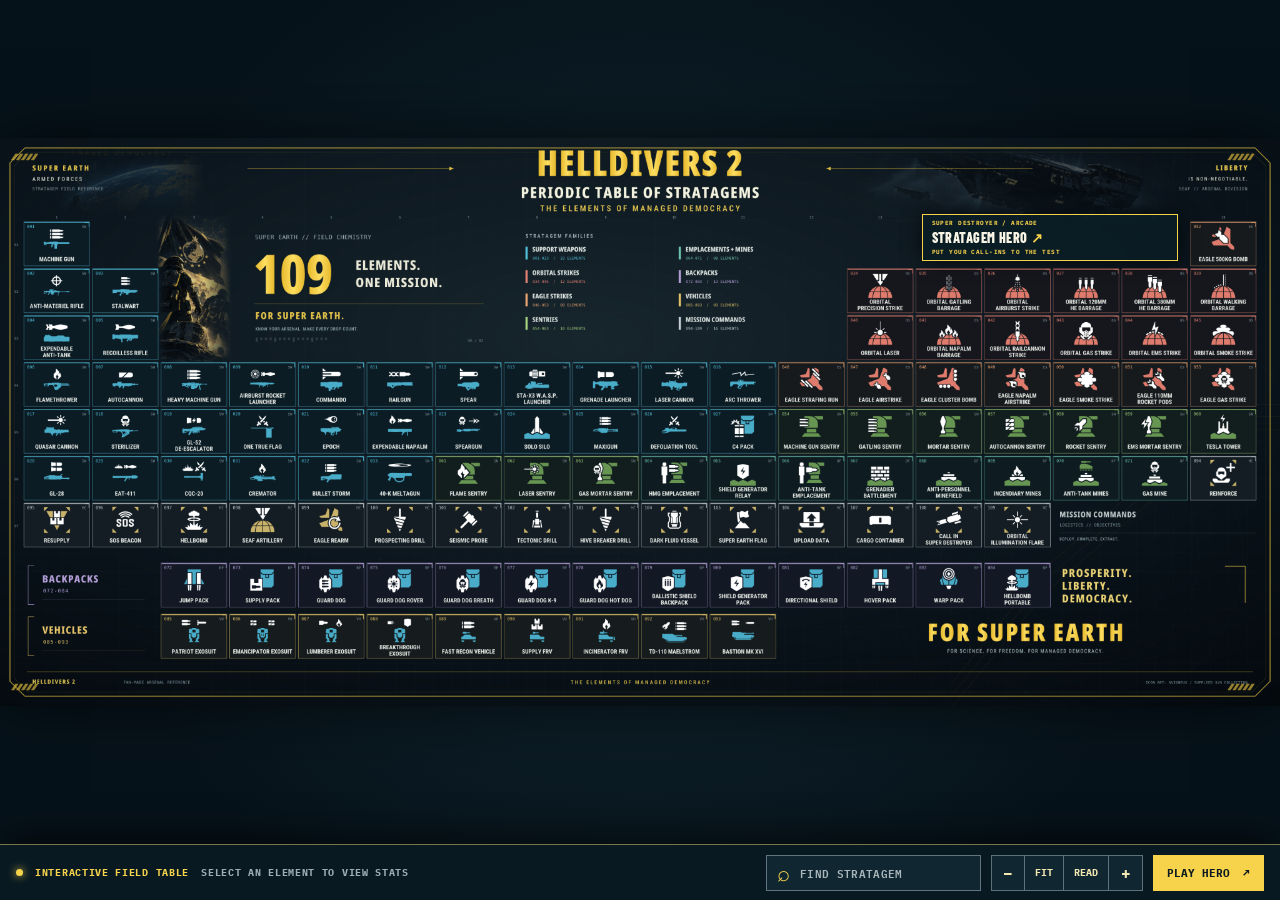
<file: index.html>
<!doctype html>
<html lang="en">

<head>
  <meta charset="utf-8">
  <meta name="viewport" content="width=device-width, initial-scale=1, viewport-fit=cover">
  <meta name="theme-color" content="#06121a">
  <meta name="description"
    content="An interactive periodic table of 109 Helldivers 2 stratagems and a playable Stratagem Hero.">
  <title>The Elements of Managed Democracy | Interactive Stratagem Table</title>
  <link rel="icon" href="./assets/favicon.svg" type="image/svg+xml">
  <link rel="stylesheet" href="./atlas.css">
</head>

<body>
  <a class="skip-link" href="#chart-controls">Skip to chart controls</a>
  <main class="atlas-app">
    <h1 class="visually-hidden">The Elements of Managed Democracy: interactive Helldivers 2 periodic table</h1>
    <div class="chart-viewport" id="chart-viewport" tabindex="0"
      aria-label="Interactive periodic table. Swipe or scroll to explore. Select an element for its stats.">
      <div class="chart" id="chart">
        <img class="chart-art" id="chart-art" src="./assets/desk-mat-preview.png" alt="" draggable="false">
        <div class="chart-hotspots" id="chart-hotspots" aria-label="Stratagem elements"></div>
        <a class="arcade-link" href="./game.html" aria-label="Play Stratagem Hero">
          <span class="arcade-kicker">SUPER DESTROYER / ARCADE</span>
          <strong>STRATAGEM HERO <span aria-hidden="true">↗</span></strong>
          <span class="arcade-detail">PUT YOUR CALL-INS TO THE TEST</span>
        </a>
      </div>
    </div>
    <div class="chart-controls" id="chart-controls">
      <div class="chart-instruction"><span class="live-dot" aria-hidden="true"></span><strong>INTERACTIVE FIELD
          TABLE</strong><span class="desktop-hint">SELECT AN ELEMENT TO VIEW STATS</span><span class="mobile-hint">SWIPE
          TO EXPLORE · TAP AN ELEMENT</span></div>
      <div class="control-actions">
        <div class="search-wrap">
          <label class="visually-hidden" for="atlas-search">Find a stratagem</label><span aria-hidden="true"
            class="search-icon">⌕</span>
          <input id="atlas-search" type="search" placeholder="FIND STRATAGEM" autocomplete="off"
            aria-controls="search-results" aria-expanded="false">
          <div id="search-results" class="search-results" role="group" aria-label="Search suggestions" hidden></div>
        </div>
        <div class="zoom-controls" role="group" aria-label="Chart zoom">
          <button type="button" id="zoom-out" aria-label="Zoom out">−</button>
          <button type="button" id="zoom-fit" aria-label="Fit whole table on screen">FIT</button>
          <button type="button" id="zoom-readable" aria-label="Make table tiles readable">READ</button>
          <button type="button" id="zoom-in" aria-label="Zoom in">+</button>
        </div>
        <a class="dock-game-link" href="./game.html">PLAY HERO <span aria-hidden="true">↗</span></a>
      </div>
    </div>
  </main>
  <dialog id="stratagem-dialog" class="stratagem-dialog" aria-labelledby="detail-name">
    <button class="dialog-close" id="dialog-close" type="button" aria-label="Close details">✕</button>
    <div id="dialog-content"></div>
  </dialog>
  <script type="module" src="./js/home.js"></script>
</body>

</html>
</file>
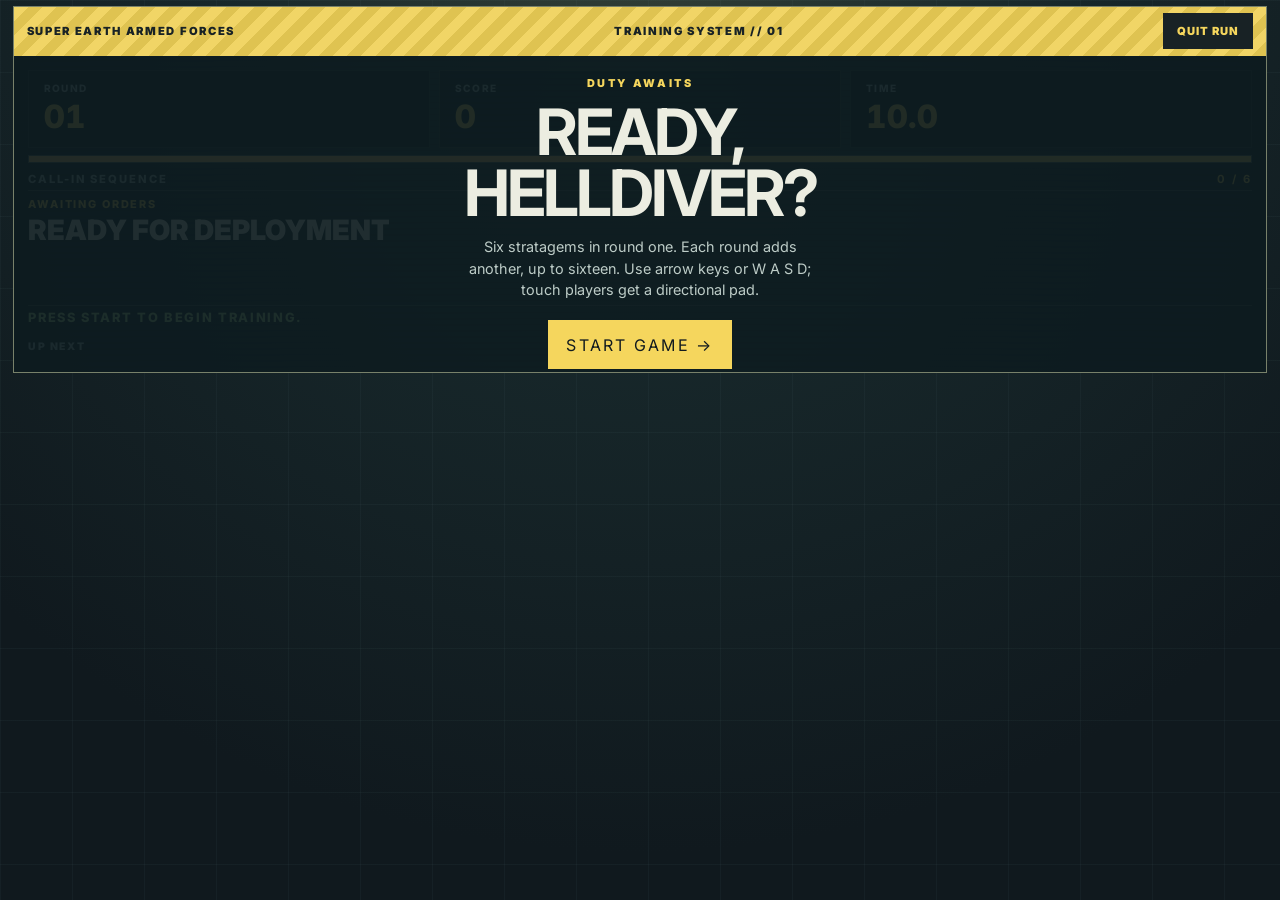
<file: game.html>
<!doctype html>
<html lang="en" class="game-in-progress">

<head>
  <meta charset="utf-8">
  <meta name="viewport" content="width=device-width, initial-scale=1, viewport-fit=cover">
  <meta name="theme-color" content="#111a1f">
  <meta name="description"
    content="Play a fan-made Stratagem Hero game with keyboard or touch controls and a top-five leaderboard.">
  <title>Stratagem Hero | The Elements of Managed Democracy</title>
  <link rel="stylesheet" href="./styles.css">
  <style>
    .hero-game {
      --yellow: #f5d65d;
      --ink: #111a1f;
      --panel: #1a272c;
      --line: #455456;
      --pale: #ecede1;
      --muted: #a5b5b5;
      --good: #b9e494;
      --bad: #f18c7b;
      color: var(--pale);
      background: radial-gradient(circle at 50% -10%, #354137 0, #17272a 37%, #10191e 80%);
      min-height: 100vh;
      font-family: Inter, system-ui, -apple-system, "Segoe UI", sans-serif;
    }

    .hero-game *,
    .hero-game *::before,
    .hero-game *::after {
      box-sizing: border-box;
    }

    .hero-game button,
    .hero-game input {
      font: inherit;
    }

    .hero-game button {
      cursor: pointer;
    }

    .hero-game a {
      color: inherit;
    }

    .game-nav {
      display: flex;
      align-items: center;
      justify-content: space-between;
      gap: 1rem;
      max-width: 1440px;
      margin: auto;
      padding: 1rem clamp(1rem, 4vw, 3rem);
      border-bottom: 1px solid #ffffff22;
    }

    .game-brand {
      display: flex;
      align-items: center;
      gap: .7rem;
      color: var(--yellow);
      text-transform: uppercase;
      letter-spacing: .12em;
      font-weight: 900;
      text-decoration: none;
      font-size: clamp(.75rem, 1.5vw, 1rem);
    }

    .game-brand-mark {
      display: grid;
      place-items: center;
      width: 2.3rem;
      height: 2.3rem;
      border: 2px solid var(--yellow);
      clip-path: polygon(50% 0, 100% 50%, 50% 100%, 0 50%);
      font-size: 1.2rem;
    }

    .game-nav-links {
      display: flex;
      flex-wrap: wrap;
      gap: .5rem;
      align-items: center;
    }

    .game-nav-links a {
      text-decoration: none;
      padding: .65rem .95rem;
      border: 1px solid #ffffff3b;
      text-transform: uppercase;
      letter-spacing: .11em;
      font-size: .74rem;
      font-weight: 800;
    }

    .game-nav-links a[aria-current="page"] {
      background: var(--yellow);
      border-color: var(--yellow);
      color: var(--ink);
    }

    .game-main {
      max-width: 1440px;
      margin: auto;
      padding: clamp(1rem, 3vw, 2.5rem) clamp(1rem, 4vw, 3rem) 5rem;
    }

    .game-eyebrow {
      margin: 0 0 .5rem;
      color: var(--yellow);
      font-size: .75rem;
      letter-spacing: .24em;
      font-weight: 800;
      text-transform: uppercase;
    }

    .game-heading {
      margin: 0;
      font-size: clamp(2.7rem, 7vw, 6rem);
      text-transform: uppercase;
      letter-spacing: -.055em;
      line-height: .94;
      font-weight: 950;
    }

    .game-lede {
      max-width: 62ch;
      margin: .8rem 0 2rem;
      color: var(--muted);
      font-size: clamp(.92rem, 1.2vw, 1.05rem);
      line-height: 1.55;
    }

    .game-layout {
      display: grid;
      grid-template-columns: minmax(0, 1fr) minmax(250px, 315px);
      align-items: start;
      gap: 1.25rem;
    }

    .arcade-cabinet {
      position: relative;
      overflow: hidden;
      background: #0b1418;
      border: 1px solid #78816a;
      box-shadow: 0 0 0 5px #1c292b, 0 0 0 6px #495447, 0 24px 80px #0009;
    }

    .cabinet-top {
      display: flex;
      align-items: center;
      justify-content: space-between;
      gap: .7rem;
      padding: .75rem 1.2rem;
      background: repeating-linear-gradient(-45deg, #dfc351 0 10px, #f1d566 10px 20px);
      color: #182225;
      text-transform: uppercase;
      font-size: .7rem;
      font-weight: 900;
      letter-spacing: .15em;
    }

    .cabinet-screen {
      position: relative;
      isolation: isolate;
      min-height: 540px;
      padding: clamp(1rem, 3vw, 2rem);
      background: radial-gradient(circle at center 20%, #263b37, #121f24 65%, #0d161b);
    }

    .cabinet-screen::after {
      content: "";
      position: absolute;
      inset: 0;
      pointer-events: none;
      opacity: .14;
      z-index: -1;
      background: repeating-linear-gradient(0deg, transparent 0 4px, #000 5px 6px);
    }

    .game-hud {
      display: grid;
      grid-template-columns: repeat(3, 1fr);
      gap: .6rem;
      margin-bottom: 1rem;
    }

    .hud-item {
      background: #071216aa;
      border: 1px solid #7f8d743d;
      padding: .7rem .9rem;
      min-width: 0;
    }

    .hud-label {
      display: block;
      color: var(--muted);
      text-transform: uppercase;
      font-weight: 800;
      letter-spacing: .14em;
      font-size: .63rem;
    }

    .hud-value {
      display: block;
      margin-top: .15rem;
      color: var(--yellow);
      font-size: clamp(1.4rem, 3vw, 2rem);
      font-variant-numeric: tabular-nums;
      font-weight: 850;
    }

    .time-track {
      height: 8px;
      background: #36423d;
      overflow: hidden;
      border: 1px solid #91a08a55;
    }

    .time-fill {
      height: 100%;
      width: 100%;
      transform-origin: left;
      background: linear-gradient(90deg, #ffc06d, var(--yellow));
      transition: transform 80ms linear, background .15s;
    }

    .time-fill.is-low {
      background: var(--bad);
    }

    .mission-label {
      display: flex;
      justify-content: space-between;
      gap: .7rem;
      margin: 1.6rem 0 .75rem;
      color: var(--muted);
      font-size: .7rem;
      text-transform: uppercase;
      letter-spacing: .17em;
      font-weight: 800;
    }

    .mission-label strong {
      color: var(--yellow);
    }

    .stratagem-display {
      display: flex;
      align-items: center;
      gap: clamp(.9rem, 2.4vw, 1.6rem);
      min-height: 130px;
      border-top: 1px solid #b3beaa3d;
      border-bottom: 1px solid #b3beaa3d;
      padding: 1rem 0;
    }

    .stratagem-icon {
      flex: none;
      width: clamp(72px, 12vw, 108px);
      height: clamp(72px, 12vw, 108px);
      object-fit: contain;
      border: 1px solid #f5d65d88;
      background: #11191a;
      padding: .5rem;
    }

    .stratagem-icon[hidden] {
      display: none;
    }

    .stratagem-copy {
      min-width: 0;
    }

    .stratagem-category {
      color: var(--yellow);
      font-size: .68rem;
      text-transform: uppercase;
      letter-spacing: .17em;
      font-weight: 800;
    }

    .stratagem-name {
      margin: .25rem 0 .75rem;
      font-size: clamp(1.1rem, 2.4vw, 1.75rem);
      line-height: 1.1;
      font-weight: 900;
      text-transform: uppercase;
    }

    .code-sequence {
      display: flex;
      flex-wrap: wrap;
      align-items: center;
      gap: .25rem;
      min-height: 2.6rem;
    }

    .code-arrow {
      display: grid;
      place-items: center;
      width: clamp(2rem, 5vw, 2.65rem);
      height: clamp(2rem, 5vw, 2.65rem);
      color: var(--yellow);
      background: #28342e;
      border: 1px solid #8b9a75;
      font-size: 1.3rem;
      line-height: 1;
      font-weight: 900;
    }

    .code-arrow.is-entered {
      color: #17241d;
      background: var(--good);
      border-color: var(--good);
    }

    .input-feedback {
      min-height: 1.5rem;
      margin: .8rem 0 .3rem;
      color: var(--good);
      font-size: .8rem;
      font-weight: 800;
      text-transform: uppercase;
      letter-spacing: .13em;
    }

    .input-feedback.is-error {
      color: var(--bad);
    }

    .queue-label {
      margin: 1.35rem 0 .45rem;
      color: var(--muted);
      font-size: .65rem;
      letter-spacing: .15em;
      text-transform: uppercase;
      font-weight: 900;
    }

    .queue-list {
      display: grid;
      grid-template-columns: repeat(3, minmax(0, 1fr));
      gap: .5rem;
      margin: 0;
      padding: 0;
      list-style: none;
    }

    .queue-item {
      min-width: 0;
      padding: .65rem;
      border: 1px solid #6a7a684d;
      background: #152322;
      color: #d6ded3;
      font-size: .73rem;
      font-weight: 700;
      white-space: nowrap;
      overflow: hidden;
      text-overflow: ellipsis;
    }

    .queue-item span {
      color: var(--yellow);
      margin-right: .4rem;
    }

    .queue-item.queue-extra {
      color: var(--muted);
      text-align: center;
    }

    .game-overlay {
      position: absolute;
      inset: 0;
      z-index: 2;
      display: grid;
      place-items: center;
      padding: 1.25rem;
      background: #0e1c20e9;
      text-align: center;
    }

    .game-overlay[hidden],
    .round-summary[hidden] {
      display: none;
    }

    .overlay-content {
      width: min(100%, 450px);
    }

    .overlay-kicker {
      margin: 0 0 .75rem;
      color: var(--yellow);
      letter-spacing: .24em;
      font-size: .68rem;
      font-weight: 900;
      text-transform: uppercase;
    }

    .overlay-title {
      margin: 0 0 .8rem;
      font-size: clamp(2.15rem, 6vw, 4rem);
      line-height: .95;
      text-transform: uppercase;
      letter-spacing: -.045em;
    }

    .overlay-text {
      margin: 0 auto 1.2rem;
      max-width: 38ch;
      color: #bdccc7;
      line-height: 1.5;
      font-size: .9rem;
    }

    .game-button {
      display: inline-flex;
      align-items: center;
      justify-content: center;
      gap: .4rem;
      border: 1px solid var(--yellow);
      background: var(--yellow);
      color: #111a1f;
      padding: .85rem 1.1rem;
      font-size: .75rem;
      font-weight: 900;
      letter-spacing: .14em;
      text-transform: uppercase;
      text-decoration: none;
      min-height: 44px;
    }

    .game-button:hover,
    .game-button:focus-visible {
      filter: brightness(1.12);
    }

    .game-button.ghost {
      background: transparent;
      color: var(--yellow);
    }

    .overlay-actions {
      display: flex;
      justify-content: center;
      flex-wrap: wrap;
      gap: .5rem;
    }

    .score-large {
      display: block;
      color: var(--yellow);
      font-size: clamp(2.5rem, 9vw, 5rem);
      line-height: 1;
      font-variant-numeric: tabular-nums;
      font-weight: 900;
      margin: .3rem 0 1.1rem;
    }

    .publish-form {
      display: grid;
      gap: .7rem;
      margin: 1rem auto;
      max-width: 350px;
      text-align: left;
    }

    .publish-form[hidden] {
      display: none;
    }

    .publish-form label {
      font-size: .7rem;
      text-transform: uppercase;
      color: var(--yellow);
      font-weight: 900;
      letter-spacing: .12em;
    }

    .publish-form input {
      width: 100%;
      padding: .8rem;
      border: 1px solid #b6bd9d;
      background: #0e1c20;
      color: #fff;
      font-size: 1rem;
      min-height: 44px;
    }

    .publish-form input:focus-visible {
      outline: 2px solid var(--yellow);
      outline-offset: 2px;
    }

    .publish-form .overlay-actions {
      justify-content: stretch;
    }

    .publish-form .overlay-actions button {
      flex: 1;
    }

    .publish-note {
      min-height: 1.2rem;
      margin: .2rem 0 .7rem;
      color: var(--good);
      font-size: .75rem;
    }

    .round-summary {
      position: absolute;
      inset: 0;
      z-index: 1;
      display: grid;
      place-items: center;
      background: #0d1c20ef;
      text-align: center;
    }

    .round-summary h2 {
      margin: .3rem 0 1rem;
      color: var(--yellow);
      font-size: clamp(1.8rem, 4vw, 3rem);
      text-transform: uppercase;
    }

    .summary-lines {
      margin: auto;
      width: min(100%, 300px);
    }

    .summary-lines p {
      display: flex;
      justify-content: space-between;
      margin: 0;
      padding: .5rem 0;
      border-bottom: 1px solid #9da99955;
      color: #d0dad4;
      font-size: .85rem;
      text-transform: uppercase;
      letter-spacing: .07em;
    }

    .summary-lines strong {
      color: var(--yellow);
      font-variant-numeric: tabular-nums;
    }

    .touch-controls {
      display: none;
      padding: 1rem 0 .15rem;
      border-top: 1px solid #829a774b;
      margin-top: 1rem;
    }

    .touch-help {
      margin: 0 0 .8rem;
      text-align: center;
      color: var(--muted);
      text-transform: uppercase;
      font-size: .7rem;
      letter-spacing: .14em;
      font-weight: 800;
    }

    .dpad {
      display: grid;
      grid-template-columns: repeat(3, minmax(64px, 88px));
      grid-template-rows: repeat(3, 64px);
      justify-content: center;
      gap: .3rem;
      margin: auto;
      user-select: none;
    }

    .dpad button {
      display: grid;
      place-items: center;
      min-width: 64px;
      min-height: 64px;
      border: 1px solid #b8a65b;
      background: #273432;
      color: var(--yellow);
      font-size: 1.7rem;
      font-weight: 900;
      touch-action: manipulation;
      -webkit-tap-highlight-color: transparent;
    }

    .dpad button:active,
    .dpad button:focus-visible {
      background: var(--yellow);
      color: #172421;
    }

    .dpad [data-dir="up"] {
      grid-column: 2;
      grid-row: 1;
    }

    .dpad [data-dir="left"] {
      grid-column: 1;
      grid-row: 2;
    }

    .dpad [data-dir="right"] {
      grid-column: 3;
      grid-row: 2;
    }

    .dpad [data-dir="down"] {
      grid-column: 2;
      grid-row: 3;
    }

    .scoreboard {
      background: #152125d9;
      border: 1px solid #7a866b;
      padding: 1.25rem;
      box-shadow: 0 16px 35px #0004;
    }

    .scoreboard-kicker {
      display: block;
      margin-bottom: .5rem;
      color: var(--yellow);
      font-size: .68rem;
      text-transform: uppercase;
      letter-spacing: .2em;
      font-weight: 800;
    }

    .scoreboard h2 {
      margin: 0 0 1.15rem;
      font-size: 1.5rem;
      line-height: 1.05;
      text-transform: uppercase;
    }

    .leaderboard-list {
      list-style: none;
      padding: 0;
      margin: 0;
    }

    .leaderboard-list li {
      display: grid;
      grid-template-columns: 1.4rem minmax(0, 1fr) auto;
      gap: .6rem;
      align-items: baseline;
      padding: .8rem 0;
      border-top: 1px solid #80958344;
      font-size: .86rem;
    }

    .leaderboard-list .rank {
      color: var(--yellow);
      font-weight: 900;
    }

    .leaderboard-list .leader-name {
      overflow-wrap: anywhere;
    }

    .leaderboard-list .leader-points {
      color: var(--yellow);
      font-variant-numeric: tabular-nums;
      font-weight: 850;
    }

    .scoreboard-empty {
      margin: 1rem 0;
      color: var(--muted);
      font-size: .85rem;
      line-height: 1.45;
    }

    .leaderboard-status {
      margin: 1rem 0 0;
      padding-top: 1rem;
      border-top: 1px solid #80958344;
      color: var(--muted);
      font-size: .73rem;
      line-height: 1.4;
    }

    .game-instructions {
      margin: 1.5rem 0 0;
      padding: 1rem;
      border-left: 3px solid var(--yellow);
      color: #b8c5bf;
      background: #142227;
      font-size: .85rem;
      line-height: 1.55;
    }

    .game-instructions strong {
      color: var(--yellow);
    }

    .game-footer {
      margin-top: 1.3rem;
      color: #9eaaa5;
      font-size: .72rem;
      line-height: 1.5;
    }

    .game-footer a {
      text-underline-offset: .2em;
    }

    .quit-button {
      min-height: 36px;
      padding: .35rem .8rem;
      border: 1px solid #182225;
      background: #182225;
      color: var(--yellow);
      font-size: .72rem;
      font-weight: 900;
      letter-spacing: .1em;
      text-transform: uppercase;
      white-space: nowrap;
    }

    .quit-button:hover,
    .quit-button:focus-visible {
      background: #354238;
      color: #fff;
    }

    .hero-game:not(.is-in-session) .quit-button {
      display: none;
    }

    html.game-in-progress {
      height: 100%;
      overflow: hidden;
      overscroll-behavior: none;
      scroll-behavior: auto;
    }

    .hero-game.is-in-session {
      height: 100vh;
      height: 100dvh;
      min-height: 0;
      overflow: hidden;
      overscroll-behavior: none;
      display: flex;
      flex-direction: column;
    }

    .hero-game.is-in-session .game-nav,
    .hero-game.is-in-session .game-eyebrow,
    .hero-game.is-in-session .game-heading,
    .hero-game.is-in-session .game-lede,
    .hero-game.is-in-session .scoreboard {
      display: none;
    }

    .hero-game.is-in-session .game-main {
      width: 100%;
      max-width: none;
      flex: 1;
      min-height: 0;
      padding: max(6px, env(safe-area-inset-top)) max(6px, 1vw) max(6px, env(safe-area-inset-bottom));
      display: flex;
      flex-direction: column;
    }

    .hero-game.is-in-session .game-layout {
      flex: 1;
      min-height: 0;
      display: flex;
      gap: 0;
    }

    .hero-game.is-in-session .arcade-cabinet {
      flex: 1;
      min-width: 0;
      min-height: 0;
      display: flex;
      flex-direction: column;
      box-shadow: none;
    }

    .hero-game.is-in-session .cabinet-top {
      flex: none;
      padding: .4rem .8rem;
      min-height: 40px;
    }

    .hero-game.is-in-session .cabinet-screen {
      min-height: 0;
      min-width: 0;
      flex: 1;
      display: flex;
      flex-direction: column;
      overflow: hidden;
      padding: clamp(8px, 1.6dvh, 18px);
    }

    .hero-game.is-in-session .game-hud {
      flex: none;
      margin-bottom: .45rem;
    }

    .hero-game.is-in-session .time-track {
      flex: none;
    }

    .hero-game.is-in-session .mission-label {
      flex: none;
      margin: .55rem 0 .25rem;
    }

    .hero-game.is-in-session .stratagem-display {
      flex: 1 1 auto;
      min-height: 0;
      overflow: hidden;
      padding: .35rem 0;
    }

    .hero-game.is-in-session .input-feedback {
      flex: none;
      min-height: 1.25rem;
      margin: .3rem 0;
    }

    .hero-game.is-in-session .queue-label {
      flex: none;
      margin: .3rem 0;
    }

    .hero-game.is-in-session .queue-list {
      flex: none;
      grid-template-columns: repeat(4, minmax(0, 1fr));
    }

    .hero-game.is-in-session .game-overlay,
    .hero-game.is-in-session .round-summary {
      overflow-y: auto;
    }

    @media(max-width:900px) {
      .game-layout {
        grid-template-columns: 1fr;
      }

      .scoreboard {
        order: 2;
      }
    }

    @media(max-width:650px) {
      .game-nav {
        align-items: flex-start;
        flex-direction: column;
      }

      .cabinet-screen {
        min-height: 575px;
        padding: 1rem;
      }

      .game-hud {
        gap: .35rem;
      }

      .hud-item {
        padding: .5rem;
      }

      .hud-label {
        font-size: .56rem;
      }

      .stratagem-display {
        gap: .75rem;
      }

      .stratagem-icon {
        width: 65px;
        height: 65px;
      }

      .queue-list {
        grid-template-columns: repeat(2, minmax(0, 1fr));
      }
    }

    @media(max-width:760px), (pointer:coarse) {
      .touch-controls {
        display: block;
      }
    }

    @media(max-width:450px) {
      .game-brand {
        font-size: .7rem;
      }

      .cabinet-screen {
        min-height: 630px;
      }

      .code-arrow {
        width: 1.95rem;
        height: 1.95rem;
      }

      .stratagem-name {
        font-size: 1rem;
      }

      .dpad {
        grid-template-columns: repeat(3, 72px);
        grid-template-rows: repeat(3, 58px);
      }

      .dpad button {
        min-height: 58px;
      }
    }

    @media(max-width:760px), (pointer:coarse) {
      .hero-game.is-in-session .cabinet-top-label {
        display: none;
      }

      .hero-game.is-in-session .queue-label,
      .hero-game.is-in-session .queue-list {
        display: none;
      }

      .hero-game.is-in-session .touch-controls {
        flex: none;
        margin-top: auto;
        padding: .2rem 0 0;
        border: 0;
      }

      .hero-game.is-in-session .touch-help {
        margin: 0 0 .2rem;
        font-size: .6rem;
      }

      .hero-game.is-in-session .dpad {
        --pad-size: clamp(44px, 8.5dvh, 70px);
        grid-template-columns: repeat(3, var(--pad-size));
        grid-template-rows: repeat(3, var(--pad-size));
        gap: 3px;
      }

      .hero-game.is-in-session .dpad button {
        width: 100%;
        height: 100%;
        min-width: 0;
        min-height: 0;
      }
    }

    @media(max-height:620px) {

      .hero-game.is-in-session .queue-label,
      .hero-game.is-in-session .queue-list {
        display: none;
      }

      .hero-game.is-in-session .hud-item {
        padding: .3rem .5rem;
      }

      .hero-game.is-in-session .hud-value {
        font-size: clamp(1.1rem, 3dvh, 1.5rem);
      }

      .hero-game.is-in-session .mission-label {
        margin: .3rem 0 .1rem;
      }

      .hero-game.is-in-session .stratagem-icon {
        width: clamp(42px, 10dvh, 64px);
        height: clamp(42px, 10dvh, 64px);
      }

      .hero-game.is-in-session .stratagem-name {
        margin: .15rem 0 .3rem;
      }

      .hero-game.is-in-session .input-feedback {
        margin: .15rem 0;
        font-size: .7rem;
      }

      .hero-game.is-in-session .touch-help {
        display: none;
      }

      .hero-game.is-in-session .dpad {
        --pad-size: clamp(44px, 8dvh, 56px);
      }
    }

    @media(max-height:480px) and (orientation:portrait) {
      .hero-game.is-in-session .cabinet-top {
        min-height: 34px;
        padding: .2rem .5rem;
      }

      .hero-game.is-in-session .cabinet-top-label {
        display: none;
      }

      .hero-game.is-in-session .stratagem-display {
        gap: .4rem;
      }

      .hero-game.is-in-session .code-arrow {
        width: 1.55rem;
        height: 1.55rem;
        font-size: 1rem;
      }

      .hero-game.is-in-session .dpad {
        --pad-size: 44px;
      }
    }

    @media(orientation:landscape) and (max-height:600px) and (max-width:760px), (orientation:landscape) and (max-height:600px) and (pointer:coarse) {
      .hero-game.is-in-session .cabinet-screen {
        display: grid;
        grid-template-columns: minmax(0, 1fr) auto;
        grid-template-rows: auto auto auto minmax(0, 1fr) auto;
        column-gap: .6rem;
      }

      .hero-game.is-in-session .game-hud {
        grid-area: 1/1;
        margin-bottom: .2rem;
      }

      .hero-game.is-in-session .time-track {
        grid-area: 2/1;
      }

      .hero-game.is-in-session .mission-label {
        grid-area: 3/1;
      }

      .hero-game.is-in-session .stratagem-display {
        grid-area: 4/1;
        min-height: 0;
        gap: .5rem;
      }

      .hero-game.is-in-session .stratagem-name {
        font-size: clamp(.85rem, 3dvh, 1.2rem);
      }

      .hero-game.is-in-session .code-arrow {
        width: clamp(24px, 7dvh, 34px);
        height: clamp(24px, 7dvh, 34px);
        font-size: 1rem;
      }

      .hero-game.is-in-session .input-feedback {
        grid-area: 5/1;
        min-height: 0;
      }

      .hero-game.is-in-session .touch-controls {
        grid-area: 1/2/6/3;
        align-self: center;
        margin: 0;
      }

      .hero-game.is-in-session .dpad {
        --pad-size: clamp(44px, 12dvh, 58px);
      }
    }

    @media(prefers-reduced-motion:reduce) {
      .time-fill {
        transition: none;
      }
    }
  </style>
</head>

<body class="hero-game is-in-session">
  <header class="game-nav">
    <a class="game-brand" href="./index.html"><span class="game-brand-mark" aria-hidden="true">✦</span><span>The
        Elements of<br>Managed Democracy</span></a>
    <nav class="game-nav-links" aria-label="Primary navigation">
      <a href="./index.html">The table</a>
      <a href="./game.html" aria-current="page">Stratagem Hero</a>
    </nav>
  </header>
  <main class="game-main">
    <p class="game-eyebrow">Super Destroyer training deck / Arcade 01</p>
    <h1 class="game-heading">Stratagem Hero</h1>
    <p class="game-lede">Read the call-in code. Enter the arrows before the timer runs out. Complete each round to keep
      your run alive.</p>
    <div class="game-layout">
      <section class="arcade-cabinet" aria-label="Stratagem Hero arcade game">
        <div class="cabinet-top"><span>Super Earth Armed Forces</span><span class="cabinet-top-label">Training System //
            01</span><button class="quit-button" type="button" id="quitButton">Quit run</button></div>
        <div class="cabinet-screen" id="cabinetScreen">
          <div class="game-hud" aria-live="off">
            <div class="hud-item"><span class="hud-label">Round</span><span class="hud-value" id="roundValue">01</span>
            </div>
            <div class="hud-item"><span class="hud-label">Score</span><span class="hud-value" id="scoreValue">0</span>
            </div>
            <div class="hud-item"><span class="hud-label">Time</span><span class="hud-value" id="timeValue">10.0</span>
            </div>
          </div>
          <div class="time-track" role="progressbar" aria-label="Time remaining" aria-valuemin="0" aria-valuemax="10"
            aria-valuenow="10" id="timeTrack">
            <div class="time-fill" id="timeFill"></div>
          </div>
          <div class="mission-label"><span>Call-in sequence</span><strong id="roundProgress">0 / 6</strong></div>
          <div class="stratagem-display">
            <img id="stratagemIcon" class="stratagem-icon" alt="" hidden>
            <div class="stratagem-copy">
              <div class="stratagem-category" id="stratagemCategory">Awaiting orders</div>
              <h2 class="stratagem-name" id="stratagemName">Ready for deployment</h2>
              <div class="code-sequence" id="codeSequence" aria-label="Current directional code"></div>
            </div>
          </div>
          <p class="input-feedback" id="inputFeedback" role="status" aria-live="polite">Press start to begin training.
          </p>
          <p class="queue-label">Up next</p>
          <ol class="queue-list" id="queueList" aria-label="Upcoming stratagems"></ol>
          <div class="touch-controls" aria-label="Touch controls">
            <p class="touch-help">Tap the directional pad</p>
            <div class="dpad">
              <button type="button" data-dir="up" aria-label="Up">↑</button>
              <button type="button" data-dir="left" aria-label="Left">←</button>
              <button type="button" data-dir="right" aria-label="Right">→</button>
              <button type="button" data-dir="down" aria-label="Down">↓</button>
            </div>
          </div>
          <div class="round-summary" id="roundSummary" hidden aria-live="polite">
            <div>
              <p class="overlay-kicker">Round complete</p>
              <h2 id="summaryHeading">Democracy delivered</h2>
              <div class="summary-lines">
                <p><span>Round bonus</span><strong id="summaryRound">0</strong></p>
                <p><span>Time bonus</span><strong id="summaryTime">0</strong></p>
                <p><span>Perfect bonus</span><strong id="summaryPerfect">0</strong></p>
                <p><span>Total score</span><strong id="summaryTotal">0</strong></p>
              </div>
            </div>
          </div>
          <div class="game-overlay" id="startOverlay">
            <div class="overlay-content">
              <p class="overlay-kicker">Duty awaits</p>
              <h2 class="overlay-title">Ready, Helldiver?</h2>
              <p class="overlay-text">Six stratagems in round one. Each round adds another, up to sixteen. Use arrow
                keys or W A S D; touch players get a directional pad.</p>
              <button class="game-button" type="button" id="startButton">Start game <span
                  aria-hidden="true">→</span></button>
            </div>
          </div>
          <div class="game-overlay" id="gameOverOverlay" hidden>
            <div class="overlay-content">
              <p class="overlay-kicker">Transmission ended</p>
              <h2 class="overlay-title">Game over</h2>
              <span class="score-large" id="finalScore">0</span>
              <p class="overlay-text" id="gameOverMessage">Your final score.</p>
              <form class="publish-form" id="publishForm" hidden>
                <label for="playerName">Top five achieved. Publish your name?</label>
                <input id="playerName" name="playerName" autocomplete="nickname" maxlength="20" minlength="2"
                  placeholder="Your name" required>
                <div class="overlay-actions"><button class="game-button" type="submit" id="publishButton">Publish
                    score</button><button class="game-button ghost" type="button" id="skipButton">Skip</button></div>
              </form>
              <p class="publish-note" id="publishNote" role="status" aria-live="polite"></p>
              <div class="overlay-actions"><button class="game-button ghost" type="button" id="restartButton">Play
                  again</button></div>
            </div>
          </div>
        </div>
      </section>
      <aside class="scoreboard" aria-label="Top five leaderboard">
        <span class="scoreboard-kicker">Hall of heroes</span>
        <h2>Top five scores</h2>
        <ol class="leaderboard-list" id="leaderboardList"></ol>
        <p class="scoreboard-empty" id="leaderboardEmpty">Loading scores…</p>
        <p class="leaderboard-status" id="leaderboardStatus" role="status" aria-live="polite">Checking leaderboard…</p>
        <p class="game-instructions"><strong>How to play:</strong> Match the displayed arrows. A wrong direction
          restarts that code. Each correct code restores one second. Your run ends when time reaches zero.</p>
        <p class="game-footer">Fan-made tribute. Not affiliated with Arrowhead Game Studios or Sony Interactive
          Entertainment. Timer and bonus scoring approximate the in-game arcade.</p>
      </aside>
    </div>
  </main>
  <script type="module" src="./js/game.js"></script>
</body>

</html>
</file>
<file: atlas.css>
@import url('https://fonts.googleapis.com/css2?family=Barlow+Condensed:wght@500;600;700;800;900&family=IBM+Plex+Mono:wght@400;500;600;700&family=Inter:wght@400;500;600;700&display=swap');

:root {
    --bg: #06121a;
    --panel: #0b1f28;
    --text: #f3f3e7;
    --muted: #98aeb3;
    --yellow: #f7d34c;
    --mono: 'IBM Plex Mono', monospace;
    --display: 'Barlow Condensed', 'Arial Narrow', Impact, sans-serif;
    --body: Inter, system-ui, sans-serif
}

* {
    box-sizing: border-box
}

html,
body {
    margin: 0;
    width: 100%;
    height: 100%;
    overflow: hidden
}

body {
    background: radial-gradient(circle at center, #112630 0%, #06121a 70%);
    color: var(--text);
    font-family: var(--body)
}

button,
input {
    font: inherit
}

button {
    cursor: pointer
}

button:focus-visible,
a:focus-visible,
input:focus-visible {
    outline: 2px solid var(--yellow);
    outline-offset: 2px
}

.visually-hidden {
    position: absolute !important;
    width: 1px;
    height: 1px;
    padding: 0;
    margin: -1px;
    overflow: hidden;
    clip: rect(0, 0, 0, 0);
    white-space: nowrap;
    border: 0
}

.skip-link {
    position: absolute;
    top: -70px;
    left: 10px;
    background: var(--yellow);
    color: #101b20;
    padding: 10px;
    z-index: 80
}

.skip-link:focus {
    top: 10px
}

.atlas-app {
    height: 100dvh;
    display: flex;
    flex-direction: column
}

.chart-viewport {
    min-height: 0;
    flex: 1;
    overflow: auto;
    overscroll-behavior: contain;
    scrollbar-color: #c6ae47 #0c1d25;
    scrollbar-width: thin;
    display: flex;
    align-items: center;
    justify-content: flex-start;
    touch-action: pan-x pan-y
}

.chart-viewport:focus {
    outline: none
}

.chart {
    width: 100%;
    min-width: 0;
    aspect-ratio: 36/16;
    position: relative;
    flex: none;
    margin: auto;
    line-height: 0;
    box-shadow: 0 0 60px #0009
}

.chart-art {
    display: block;
    width: 100%;
    height: 100%;
    object-fit: fill;
    user-select: none;
    pointer-events: none
}

.chart-hotspots {
    position: absolute;
    inset: 0;
    pointer-events: none
}

.element-hotspot {
    position: absolute;
    display: block;
    border: 2px solid transparent;
    background: transparent;
    padding: 0;
    pointer-events: auto;
    cursor: pointer;
    color: transparent;
    border-radius: 0
}

.element-hotspot:hover,
.element-hotspot:focus-visible {
    border: 3px solid var(--accent, var(--yellow));
    background: color-mix(in srgb, var(--accent, var(--yellow)) 13%, transparent);
    box-shadow: 0 0 0 2px #07131b, 0 0 18px var(--accent, var(--yellow));
    z-index: 2;
    outline: none
}

.element-hotspot:active {
    background: color-mix(in srgb, var(--accent, var(--yellow)) 28%, transparent)
}

.element-hotspot[data-dimmed="true"] {
    background: #06121a99
}

.element-hotspot[data-matched="true"] {
    border: 2px solid var(--yellow);
    box-shadow: 0 0 16px var(--yellow);
    z-index: 1
}

.arcade-link {
    position: absolute;
    left: 72%;
    top: 13.5%;
    width: 20%;
    min-height: 7%;
    padding: .4% .7%;
    background: #0a1c25ed;
    border: 1px solid var(--yellow);
    color: var(--yellow);
    line-height: 1.1;
    text-decoration: none;
    display: flex;
    flex-direction: column;
    justify-content: center;
    gap: .25em;
    box-shadow: 0 0 20px #0009;
    transition: background .15s, box-shadow .15s
}

.arcade-link:hover,
.arcade-link:focus-visible {
    background: #263328;
    box-shadow: 0 0 20px #f7d34c66
}

.arcade-kicker,
.arcade-detail {
    font: 700 clamp(4px, .48vw, 11px)/1.1 var(--mono);
    letter-spacing: .07em
}

.arcade-link strong {
    font: 800 clamp(9px, 1.1vw, 28px)/.95 var(--display);
    letter-spacing: .03em;
    color: #f8f5e7
}

.arcade-link strong span {
    color: var(--yellow)
}

.chart-controls {
    min-height: 56px;
    flex: none;
    padding: 8px max(16px, calc((100vw - 1800px)/2));
    display: flex;
    align-items: center;
    justify-content: space-between;
    gap: 16px;
    background: #081922;
    border-top: 1px solid #7b7544;
    box-shadow: 0 -12px 35px #0007;
    z-index: 5
}

.chart-instruction {
    display: flex;
    align-items: center;
    gap: 12px;
    white-space: nowrap;
    font: 700 10px var(--mono);
    letter-spacing: .07em
}

.chart-instruction strong {
    color: var(--yellow)
}

.desktop-hint,
.mobile-hint {
    color: #9caeb3
}

.mobile-hint {
    display: none
}

.live-dot {
    width: 7px;
    height: 7px;
    background: var(--yellow);
    border-radius: 50%;
    box-shadow: 0 0 9px var(--yellow);
    flex: none
}

.control-actions {
    display: flex;
    align-items: center;
    gap: 10px
}

.search-wrap {
    position: relative;
    display: flex;
    align-items: center;
    height: 36px;
    width: 215px;
    border: 1px solid #607580;
    background: #102732
}

.search-icon {
    font-size: 22px;
    color: var(--yellow);
    margin-left: 10px;
    line-height: 1
}

.search-wrap input {
    min-width: 0;
    width: 100%;
    height: 100%;
    padding: 0 10px;
    border: 0;
    outline: none;
    background: transparent;
    color: var(--text);
    font: 600 11px var(--mono);
    letter-spacing: .03em
}

.search-wrap input::placeholder {
    color: #aab8bb
}

.search-results {
    position: absolute;
    bottom: calc(100% + 9px);
    left: 0;
    width: min(340px, 85vw);
    max-height: 300px;
    overflow: auto;
    border: 1px solid #71868b;
    background: #0a1d26;
    box-shadow: 0 12px 40px #000c;
    z-index: 12
}

.search-results[hidden] {
    display: none
}

.search-result {
    width: 100%;
    padding: 9px 12px;
    display: flex;
    justify-content: space-between;
    gap: 10px;
    text-align: left;
    color: var(--text);
    background: transparent;
    border: 0;
    border-bottom: 1px solid #344d56;
    font: 700 11px var(--mono)
}

.search-result:hover,
.search-result:focus-visible {
    color: #07131b;
    background: var(--yellow)
}

.search-result small {
    color: var(--muted);
    white-space: nowrap
}

.search-result:hover small {
    color: #2c4549
}

.search-empty {
    padding: 12px;
    color: #9eb1b5;
    font: 11px var(--mono)
}

.zoom-controls {
    display: flex;
    height: 36px
}

.zoom-controls button {
    min-width: 34px;
    padding: 0 10px;
    border: 1px solid #5b7279;
    background: #102732;
    color: #f3e8b2;
    font: 700 16px var(--mono)
}

.zoom-controls button+button {
    border-left: 0
}

.zoom-controls #zoom-fit,
.zoom-controls #zoom-readable {
    font-size: 10px
}

.zoom-controls button:hover {
    background: #314536
}

.dock-game-link {
    height: 36px;
    padding: 0 14px;
    display: inline-flex;
    align-items: center;
    gap: 13px;
    background: var(--yellow);
    color: #0b1a20;
    text-decoration: none;
    font: 800 11px var(--mono);
    white-space: nowrap
}

.dock-game-link:hover {
    background: #ffe378
}

.stratagem-dialog {
    position: fixed;
    width: min(96vw, 650px);
    max-height: min(90vh, 850px);
    margin: auto;
    border: 1px solid #7d8d7a;
    padding: 0;
    background: #0a1b25;
    color: var(--text);
    box-shadow: 0 30px 100px #000b;
    overflow: auto
}

.stratagem-dialog::backdrop {
    background: #02090dce;
    backdrop-filter: blur(6px)
}

.dialog-close {
    position: absolute;
    right: 16px;
    top: 15px;
    z-index: 2;
    width: 35px;
    height: 35px;
    border: 1px solid #66818c;
    background: #122d37;
    color: var(--text)
}

.detail {
    padding: 28px 32px 34px;
    border-top: 5px solid var(--accent)
}

.detail-top {
    display: flex;
    align-items: center;
    gap: 20px;
    padding: 26px 0 23px;
    border-bottom: 1px solid #45606a
}

.detail-icon {
    width: 113px;
    height: 113px;
    object-fit: contain;
    background: #071720;
    border: 1px solid var(--accent);
    padding: 14px;
    flex: none
}

.detail-eyebrow {
    font: 700 11px var(--mono);
    color: var(--accent);
    letter-spacing: .09em
}

.detail h2 {
    font: 900 clamp(34px, 6vw, 57px)/.92 var(--display);
    text-transform: uppercase;
    margin: 10px 0
}

.detail-family {
    font: 600 11px var(--mono);
    color: #9bb1b7
}

.detail-label {
    font: 700 10px var(--mono);
    letter-spacing: .13em;
    color: #94aab0;
    margin: 24px 0 10px
}

.detail-sequence {
    display: flex;
    flex-wrap: wrap;
    gap: 6px
}

.direction {
    width: 44px;
    height: 44px;
    border: 1px solid var(--accent);
    color: var(--accent);
    background: #112c36;
    display: grid;
    place-items: center;
    font: 700 23px var(--mono)
}

.direction.empty {
    width: auto;
    padding: 0 12px;
    color: #a7bbc1;
    font: 500 12px var(--mono)
}

.stat-grid {
    display: grid;
    grid-template-columns: repeat(3, 1fr);
    gap: 8px
}

.stat {
    border: 1px solid #38535e;
    background: #0d2530;
    min-height: 75px;
    padding: 11px
}

.stat span {
    display: block;
    font: 600 10px var(--mono);
    color: #9eb5bb;
    margin-bottom: 10px;
    text-transform: uppercase
}

.stat strong {
    font: 700 20px var(--display);
    color: var(--text)
}

.detail-description {
    color: #b3c4c6;
    line-height: 1.65;
    font-size: 14px
}

.detail-source {
    display: flex;
    justify-content: space-between;
    align-items: center;
    gap: 14px;
    border-top: 1px solid #3b5460;
    margin-top: 24px;
    padding-top: 17px;
    font: 10px/1.5 var(--mono);
    color: #93a9af
}

.detail-source a {
    color: var(--yellow);
    font-weight: 700;
    white-space: nowrap
}

@media(max-width:900px) {
    .chart-viewport {
        align-items: flex-start
    }

    .chart {
        width: 2200px;
        margin: auto
    }

    .chart-controls {
        flex-wrap: wrap;
        gap: 7px;
        padding: 7px 10px;
        min-height: 72px
    }

    .chart-instruction {
        width: 100%;
        font-size: 9px
    }

    .desktop-hint {
        display: none
    }

    .mobile-hint {
        display: inline
    }

    .control-actions {
        width: 100%;
        justify-content: space-between;
        gap: 6px
    }

    .search-wrap {
        width: min(38vw, 220px)
    }

    .arcade-kicker,
    .arcade-detail {
        font-size: 9px
    }

    .arcade-link strong {
        font-size: 20px
    }
}

@media(max-width:520px) {
    .chart-instruction {
        gap: 7px
    }

    .chart-instruction strong {
        font-size: 9px
    }

    .mobile-hint {
        font-size: 8px
    }

    .search-wrap {
        width: 36vw;
        min-width: 115px
    }

    .search-wrap input {
        font-size: 9px
    }

    .zoom-controls button {
        min-width: 30px;
        padding: 0 7px
    }

    .dock-game-link {
        padding: 0 8px;
        font-size: 9px
    }

    .detail {
        padding: 24px 18px 25px
    }

    .detail-icon {
        height: 85px;
        width: 85px;
        padding: 8px
    }

    .detail h2 {
        font-size: 38px
    }

    .detail-top {
        gap: 12px;
        padding-top: 35px
    }

    .stat-grid {
        grid-template-columns: repeat(2, 1fr)
    }

    .detail-source {
        flex-direction: column;
        align-items: start
    }
}

@media(prefers-reduced-motion:reduce) {

    *,
    *:before,
    *:after {
        scroll-behavior: auto !important;
        transition-duration: .01ms !important
    }
}
</file>
<file: styles.css>
@import url('https://fonts.googleapis.com/css2?family=Barlow+Condensed:wght@500;600;700;800;900&family=IBM+Plex+Mono:wght@400;500;600;700&family=Inter:wght@400;500;600;700&display=swap');

:root {
    --bg: #07131b;
    --panel: #0a1b25;
    --panel-2: #0d222d;
    --line: #28404b;
    --muted: #8ea2a9;
    --text: #f5f6ed;
    --yellow: #f9d44d;
    --cyan: #49adc9;
    --mono: 'IBM Plex Mono', monospace;
    --display: 'Barlow Condensed', 'Arial Narrow', Impact, sans-serif;
    --body: Inter, system-ui, sans-serif
}

* {
    box-sizing: border-box
}

html {
    scroll-behavior: smooth
}

body {
    margin: 0;
    background: radial-gradient(ellipse 900px 650px at 93% 0%, #13313b 0, transparent 75%), var(--bg);
    color: var(--text);
    font-family: var(--body)
}

body::before {
    content: "";
    position: fixed;
    inset: 0;
    background-image: linear-gradient(#6a8b9211 1px, transparent 1px), linear-gradient(90deg, #6a8b9211 1px, transparent 1px);
    background-size: 72px 72px;
    pointer-events: none;
    z-index: -1
}

a {
    color: inherit
}

button,
input {
    font: inherit
}

button {
    cursor: pointer
}

button:focus-visible,
a:focus-visible,
input:focus-visible {
    outline: 2px solid var(--yellow);
    outline-offset: 3px
}

.shell {
    width: min(100% - 80px, 1480px);
    margin-inline: auto
}

.skip-link {
    position: absolute;
    left: 12px;
    top: -80px;
    z-index: 50;
    background: var(--yellow);
    color: #08131b;
    padding: 12px
}

.skip-link:focus {
    top: 10px
}

.site-header {
    height: 78px;
    display: flex;
    align-items: center;
    justify-content: space-between;
    padding: 0 max(40px, calc((100vw - 1480px)/2));
    border-bottom: 1px solid #29414a;
    background: #07131be8;
    backdrop-filter: blur(15px);
    position: sticky;
    top: 0;
    z-index: 30
}

.brand {
    display: flex;
    align-items: center;
    gap: 12px;
    text-decoration: none
}

.brand-emblem {
    display: grid;
    place-items: center;
    width: 39px;
    height: 39px;
    border: 2px solid var(--yellow);
    color: var(--yellow);
    font-size: 27px;
    transform: rotate(45deg);
    line-height: 1;
    flex: none
}

.brand-emblem::first-letter {
    transform: rotate(-45deg)
}

.brand-copy,
.footer-mark div {
    display: flex;
    flex-direction: column;
    gap: 2px
}

.brand-copy strong {
    font: 800 22px/1 var(--display);
    letter-spacing: .075em
}

.brand-copy small,
.footer-mark small {
    font: 600 8px/1.3 var(--mono);
    color: var(--muted);
    letter-spacing: .13em
}

.site-header nav {
    display: flex;
    align-items: center;
    gap: 35px;
    height: 100%
}

.nav-link {
    height: 100%;
    display: flex;
    align-items: center;
    gap: 8px;
    text-decoration: none;
    font: 700 12px var(--mono);
    letter-spacing: .075em;
    color: #b3c5c8;
    border-bottom: 2px solid transparent
}

.nav-link:hover,
.nav-link.active {
    color: var(--yellow);
    border-color: var(--yellow)
}

.hero {
    position: relative;
    min-height: 620px;
    display: grid;
    grid-template-columns: 1.05fr .95fr;
    gap: 60px;
    align-items: center;
    padding-block: 70px 75px
}

.eyebrow {
    margin: 0;
    color: var(--yellow);
    font: 700 12px/1.5 var(--mono);
    letter-spacing: .16em
}

.signal-dot {
    display: inline-block;
    width: 7px;
    height: 7px;
    background: var(--yellow);
    border-radius: 50%;
    box-shadow: 0 0 12px var(--yellow);
    vertical-align: 1px;
    margin-right: 6px
}

.separator {
    color: #70818a;
    margin: 0 7px
}

.hero h1,
.section-heading h2,
.game-promo h2 {
    font: 900 clamp(60px, 6.65vw, 112px)/.83 var(--display);
    letter-spacing: .004em;
    margin: 23px 0 25px
}

.hero h1 em,
.section-heading h2 em,
.game-promo h2 em {
    font-style: normal;
    color: var(--yellow)
}

.period {
    color: var(--yellow)
}

.hero-description {
    font-size: 16px;
    line-height: 1.7;
    color: #b5c5c5;
    max-width: 590px;
    margin: 0 0 28px
}

.hero-actions {
    display: flex;
    gap: 12px;
    flex-wrap: wrap
}

.button {
    display: inline-flex;
    align-items: center;
    justify-content: space-between;
    gap: 24px;
    padding: 15px 20px;
    min-height: 48px;
    text-decoration: none;
    font: 700 12px var(--mono);
    letter-spacing: .035em;
    transition: transform .2s, background .2s, border-color .2s
}

.button:hover {
    transform: translateY(-3px)
}

.button-primary {
    background: var(--yellow);
    color: #08141a;
    border: 1px solid var(--yellow)
}

.button-primary:hover {
    background: #ffe478
}

.button-ghost {
    color: var(--text);
    background: #0d242b;
    border: 1px solid #789296
}

.button-ghost:hover {
    border-color: var(--yellow)
}

.hero-facts {
    display: flex;
    margin-top: 55px
}

.hero-facts>div {
    min-width: 125px;
    display: flex;
    flex-direction: column;
    gap: 0;
    border-left: 1px solid #45616a;
    padding-left: 16px
}

.hero-facts strong {
    font: 800 41px/.95 var(--display);
    color: var(--yellow)
}

.hero-facts span {
    font: 600 10px var(--mono);
    color: var(--muted);
    margin-top: 7px;
    letter-spacing: .09em
}

.hero-corner {
    position: absolute;
    width: 32px;
    height: 32px;
    border-color: var(--yellow);
    opacity: .8
}

.hero-corner.top-left {
    left: -17px;
    top: 30px;
    border-top: 2px solid;
    border-left: 2px solid
}

.hero-corner.bottom-right {
    right: -17px;
    bottom: 30px;
    border-bottom: 2px solid;
    border-right: 2px solid
}

.hero-art {
    height: 460px;
    border: 1px solid #41606b;
    background: linear-gradient(135deg, #102b36ab, #061017de), url('./assets/desk-mat-preview.png') center/cover;
    box-shadow: 16px 16px 0 #0007, inset 0 0 70px #0009;
    position: relative;
    overflow: hidden;
    padding: 21px;
    display: flex;
    flex-direction: column;
    justify-content: space-between
}

.hero-art::before {
    content: "";
    position: absolute;
    inset: 0;
    background: #07141bc4;
    pointer-events: none
}

.hero-art::after {
    content: "";
    position: absolute;
    inset: 8px;
    border: 1px solid #f9d44d34;
    pointer-events: none
}

.hero-art-header,
.hero-art-footer {
    position: relative;
    z-index: 1;
    display: flex;
    justify-content: space-between;
    gap: 10px;
    font: 600 10px var(--mono);
    letter-spacing: .08em;
    color: var(--yellow)
}

.hero-art-footer {
    border-top: 1px solid #49616a;
    padding-top: 14px;
    color: #95adb4
}

.hero-sample {
    position: relative;
    z-index: 1;
    display: grid;
    grid-template-columns: repeat(3, 1fr);
    gap: 8px;
    max-width: 460px;
    margin: auto;
    width: 100%
}

.sample-tile {
    aspect-ratio: 1.3;
    border: 1px solid var(--accent, #49adc9);
    background: #0b202ad9;
    padding: 7px;
    color: var(--accent, #49adc9);
    display: flex;
    flex-direction: column
}

.sample-tile span {
    font: 600 10px var(--mono)
}

.sample-tile img {
    height: 52%;
    width: 70%;
    object-fit: contain;
    align-self: center;
    margin: auto
}

.sample-tile strong {
    font: 800 clamp(12px, 1.1vw, 18px)/.9 var(--display);
    color: var(--text);
    text-transform: uppercase;
    white-space: nowrap;
    overflow: hidden;
    text-overflow: ellipsis
}

.sample-tile:nth-child(2) {
    transform: translateY(-15px)
}

.sample-tile:nth-child(5) {
    transform: translateY(13px)
}

.marquee {
    height: 42px;
    overflow: hidden;
    border-top: 1px solid #536348;
    border-bottom: 1px solid #536348;
    background: #e7c742;
    color: #1a2222;
    display: flex;
    align-items: center
}

.marquee div {
    white-space: nowrap;
    word-spacing: 12px;
    letter-spacing: .18em;
    font: 800 13px var(--mono);
    animation: drift 35s linear infinite
}

.marquee span {
    padding: 0 25px
}

@keyframes drift {
    to {
        transform: translateX(-40%)
    }
}

.arsenal {
    padding-block: 90px 110px
}

.section-heading {
    display: flex;
    justify-content: space-between;
    align-items: end;
    gap: 50px;
    margin-bottom: 35px
}

.section-heading h2,
.game-promo h2 {
    font-size: clamp(52px, 6vw, 85px);
    margin: 15px 0 0
}

.section-heading>p {
    color: #acbfc2;
    line-height: 1.65;
    max-width: 410px;
    margin: 0 0 4px
}

.toolbar {
    display: flex;
    gap: 14px;
    align-items: center;
    justify-content: space-between
}

.search-box {
    width: min(520px, 100%);
    height: 52px;
    background: #0b202b;
    border: 1px solid #52717b;
    display: flex;
    align-items: center;
    padding: 0 14px;
    gap: 12px;
    color: var(--yellow)
}

.search-box span {
    font-size: 28px;
    line-height: 1
}

.search-box input {
    background: transparent;
    border: 0;
    outline: none;
    color: var(--text);
    width: 100%;
    min-width: 0
}

.search-box input::placeholder {
    color: #8098a1
}

.search-box kbd {
    font: 600 12px var(--mono);
    color: #a6bcc4;
    border: 1px solid #4a626b;
    padding: 2px 6px
}

.view-count {
    font: 700 11px var(--mono);
    color: #a7b9be;
    letter-spacing: .09em;
    white-space: nowrap
}

.view-count span {
    color: var(--yellow)
}

.filters {
    display: flex;
    gap: 8px;
    overflow-x: auto;
    padding: 18px 0 22px;
    scrollbar-width: thin
}

.filter {
    flex: none;
    border: 1px solid #37515d;
    background: #0b1e27;
    color: #a9bcc0;
    padding: 9px 12px;
    font: 600 10px var(--mono);
    letter-spacing: .03em;
    white-space: nowrap
}

.filter:hover,
.filter[aria-pressed="true"] {
    border-color: var(--yellow);
    color: #111d22;
    background: var(--yellow)
}

.filter .filter-dot {
    display: inline-block;
    width: 7px;
    height: 7px;
    background: var(--accent);
    margin-right: 7px
}

.filter[aria-pressed="true"] .filter-dot {
    background: #172a2b
}

.categories {
    display: flex;
    flex-direction: column;
    gap: 30px
}

.family {
    border-top: 1px solid var(--accent);
    padding-top: 15px
}

.family-heading {
    display: flex;
    align-items: center;
    gap: 16px;
    margin-bottom: 15px
}

.family-index {
    font: 700 12px var(--mono);
    color: var(--accent);
    white-space: nowrap
}

.family-heading h3 {
    font: 800 29px/1 var(--display);
    letter-spacing: .025em;
    text-transform: uppercase;
    margin: 0
}

.family-heading p {
    font: 600 10px var(--mono);
    color: #8da6af;
    margin: 3px 0 0
}

.family-heading::after {
    content: "";
    height: 1px;
    background: #39515d;
    flex: 1
}

.family-count {
    font: 600 11px var(--mono);
    color: var(--accent)
}

.tile-grid {
    display: grid;
    grid-template-columns: repeat(9, minmax(0, 1fr));
    gap: 7px
}

.element {
    position: relative;
    min-width: 0;
    height: 145px;
    padding: 9px;
    display: flex;
    flex-direction: column;
    align-items: flex-start;
    text-align: left;
    color: var(--text);
    background: #0b2230;
    background: linear-gradient(145deg, color-mix(in srgb, var(--accent) 9%, #0a1b26), #071821);
    border: 1px solid var(--accent);
    border: 1px solid color-mix(in srgb, var(--accent) 65%, #536771);
    overflow: hidden;
    transition: transform .17s, border-color .17s, background .17s
}

.element:hover {
    z-index: 2;
    transform: translateY(-4px);
    border-color: var(--accent);
    background: #16323a;
    background: color-mix(in srgb, var(--accent) 18%, #0b1c26)
}

.element:after {
    content: "↗";
    position: absolute;
    right: 8px;
    top: 7px;
    font: 600 13px var(--mono);
    color: var(--accent);
    opacity: 0;
    transition: opacity .15s
}

.element:hover:after,
.element:focus-visible:after {
    opacity: 1
}

.element .number {
    font: 700 10px var(--mono);
    color: var(--accent);
    letter-spacing: .02em
}

.element .icon {
    width: 68px;
    height: 68px;
    object-fit: contain;
    align-self: center;
    margin: auto;
    filter: drop-shadow(0 2px 9px #0005)
}

.element .element-name {
    font: 800 clamp(12px, 1.1vw, 16px)/.96 var(--display);
    letter-spacing: .025em;
    text-transform: uppercase;
    min-height: 27px;
    width: 100%;
    overflow: hidden;
    display: -webkit-box;
    -webkit-line-clamp: 2;
    -webkit-box-orient: vertical
}

.element .code-mini {
    font: 700 12px/.9 var(--mono);
    letter-spacing: 1px;
    color: var(--accent);
    position: absolute;
    top: 8px;
    right: 8px;
    opacity: .65
}

.no-results {
    border: 1px dashed #56717a;
    padding: 45px;
    text-align: center;
    color: #b0c0c5
}

.data-note {
    font: 11px/1.6 var(--mono);
    color: #849ea6;
    margin: 25px 0 0
}

.loading {
    font: 700 12px var(--mono);
    color: var(--yellow)
}

.game-promo {
    border: 1px solid #665d37;
    background: linear-gradient(100deg, #101c21, #152a2d);
    padding: 35px 55px;
    display: grid;
    grid-template-columns: 200px 1fr auto;
    align-items: center;
    gap: 50px;
    margin-bottom: 90px;
    position: relative;
    overflow: hidden
}

.game-promo::after {
    content: "";
    position: absolute;
    inset: 0;
    background: repeating-linear-gradient(135deg, transparent 0 20px, #f9d44d08 21px 22px);
    pointer-events: none
}

.game-promo>* {
    position: relative;
    z-index: 1
}

.game-promo h2 {
    font-size: 54px;
    margin: 10px 0
}

.game-promo p:last-child {
    color: #b4c4c6;
    margin: 0;
    line-height: 1.5
}

.promo-dpad {
    width: 150px;
    height: 150px;
    display: grid;
    grid-template-columns: repeat(3, 1fr);
    grid-template-rows: repeat(3, 1fr);
    transform: rotate(-8deg)
}

.promo-dpad b {
    display: grid;
    place-items: center;
    background: #273c42;
    border: 1px solid var(--yellow);
    color: var(--yellow);
    font: 800 26px var(--mono)
}

.promo-dpad b:nth-child(2) {
    grid-column: 2;
    grid-row: 1
}

.promo-dpad b:nth-child(3) {
    grid-column: 1;
    grid-row: 2
}

.promo-dpad b:nth-child(4) {
    grid-column: 2;
    grid-row: 3
}

.promo-dpad b:nth-child(5) {
    grid-column: 3;
    grid-row: 2
}

.site-footer {
    border-top: 1px solid #506169;
    padding-block: 35px 55px;
    display: grid;
    grid-template-columns: 1fr 1.4fr auto;
    gap: 35px;
    align-items: start
}

.footer-mark {
    display: flex;
    align-items: center;
    gap: 16px
}

.footer-mark strong {
    font: 800 18px var(--display)
}

.site-footer p {
    font-size: 11px;
    color: #92a7ad;
    line-height: 1.7;
    margin: 0
}

.site-footer a {
    color: #e4ce73
}

.site-footer>a {
    font: 700 10px var(--mono);
    text-decoration: none;
    white-space: nowrap
}

.stratagem-dialog {
    position: fixed;
    width: min(96vw, 650px);
    max-height: min(90vh, 850px);
    margin: auto;
    border: 1px solid #7d8d7a;
    padding: 0;
    background: #0a1b25;
    color: var(--text);
    box-shadow: 0 30px 100px #000b;
    overflow: auto
}

.stratagem-dialog::backdrop {
    background: #02090dce;
    backdrop-filter: blur(6px)
}

.dialog-close {
    position: absolute;
    right: 16px;
    top: 15px;
    z-index: 2;
    width: 35px;
    height: 35px;
    border: 1px solid #66818c;
    background: #122d37;
    color: var(--text)
}

.detail {
    padding: 28px 32px 34px;
    border-top: 5px solid var(--accent)
}

.detail-top {
    display: flex;
    align-items: center;
    gap: 20px;
    padding: 26px 0 23px;
    border-bottom: 1px solid #45606a
}

.detail-icon {
    width: 113px;
    height: 113px;
    object-fit: contain;
    background: #071720;
    border: 1px solid var(--accent);
    padding: 14px;
    flex: none
}

.detail-eyebrow {
    font: 700 11px var(--mono);
    color: var(--accent);
    letter-spacing: .09em
}

.detail h2 {
    font: 900 clamp(34px, 6vw, 57px)/.92 var(--display);
    text-transform: uppercase;
    margin: 10px 0
}

.detail-family {
    font: 600 11px var(--mono);
    color: #9bb1b7
}

.detail-label {
    font: 700 10px var(--mono);
    letter-spacing: .13em;
    color: #94aab0;
    margin: 24px 0 10px
}

.detail-sequence {
    display: flex;
    flex-wrap: wrap;
    gap: 6px
}

.direction {
    width: 44px;
    height: 44px;
    border: 1px solid var(--accent);
    color: var(--accent);
    background: #112c36;
    display: grid;
    place-items: center;
    font: 700 23px var(--mono)
}

.direction.empty {
    width: auto;
    padding: 0 12px;
    color: #a7bbc1;
    font: 500 12px var(--mono)
}

.stat-grid {
    display: grid;
    grid-template-columns: repeat(3, 1fr);
    gap: 8px
}

.stat {
    border: 1px solid #38535e;
    background: #0d2530;
    min-height: 75px;
    padding: 11px
}

.stat span {
    display: block;
    font: 600 10px var(--mono);
    color: #9eb5bb;
    margin-bottom: 10px;
    text-transform: uppercase
}

.stat strong {
    font: 700 20px var(--display);
    color: var(--text)
}

.detail-description {
    color: #b3c4c6;
    line-height: 1.65;
    font-size: 14px
}

.detail-source {
    display: flex;
    justify-content: space-between;
    align-items: center;
    gap: 14px;
    border-top: 1px solid #3b5460;
    margin-top: 24px;
    padding-top: 17px;
    font: 10px/1.5 var(--mono);
    color: #93a9af
}

.detail-source a {
    color: var(--yellow);
    font-weight: 700;
    white-space: nowrap
}

@media(max-width:1250px) {
    .tile-grid {
        grid-template-columns: repeat(7, minmax(0, 1fr))
    }

    .hero {
        gap: 30px
    }

    .hero h1 {
        font-size: clamp(62px, 7vw, 90px)
    }

    .game-promo {
        grid-template-columns: 160px 1fr;
        gap: 25px
    }

    .game-promo .button {
        grid-column: 2;
        justify-self: start
    }

    .site-footer {
        grid-template-columns: 1fr 1.3fr
    }

    .site-footer>a {
        grid-column: 2
    }
}

@media(max-width:900px) {
    .shell {
        width: min(100% - 40px, 1480px)
    }

    .site-header {
        padding-inline: 20px
    }

    .hero {
        grid-template-columns: 1fr;
        padding-block: 60px
    }

    .hero-art {
        height: 300px
    }

    .hero-sample {
        max-width: 550px
    }

    .hero-facts {
        margin-top: 35px
    }

    .tile-grid {
        grid-template-columns: repeat(5, minmax(0, 1fr))
    }

    .game-promo {
        padding: 30px
    }

    .section-heading {
        align-items: start;
        flex-direction: column;
        gap: 12px
    }

    .section-heading>p {
        max-width: 650px
    }

    .site-footer {
        display: flex;
        flex-wrap: wrap
    }

    .site-footer p {
        flex: 1 1 400px
    }
}

@media(max-width:600px) {
    .site-header {
        height: 62px
    }

    .brand-emblem {
        width: 30px;
        height: 30px;
        font-size: 18px
    }

    .brand-copy strong {
        font-size: 17px
    }

    .brand-copy small {
        font-size: 7px
    }

    .site-header nav {
        gap: 13px
    }

    .nav-link {
        font-size: 10px
    }

    .nav-link.active {
        display: none
    }

    .hero {
        padding-block: 55px 50px;
        gap: 45px;
        min-height: 0
    }

    .hero h1 {
        font-size: clamp(53px, 13vw, 76px);
        margin-top: 18px
    }

    .eyebrow {
        font-size: 10px
    }

    .hero-description {
        font-size: 14px
    }

    .hero-actions .button {
        width: 100%
    }

    .hero-facts>div {
        min-width: 0;
        flex: 1
    }

    .hero-facts strong {
        font-size: 30px
    }

    .hero-facts span {
        font-size: 8px
    }

    .hero-art {
        height: 290px;
        padding: 14px
    }

    .hero-art-header,
    .hero-art-footer {
        font-size: 8px
    }

    .hero-sample {
        gap: 5px
    }

    .sample-tile {
        padding: 5px
    }

    .sample-tile img {
        height: 48%
    }

    .sample-tile strong {
        font-size: 12px
    }

    .arsenal {
        padding-block: 60px
    }

    .section-heading h2 {
        font-size: 55px
    }

    .section-heading>p {
        font-size: 13px
    }

    .toolbar {
        flex-direction: column;
        align-items: stretch
    }

    .search-box {
        max-width: none
    }

    .view-count {
        align-self: flex-end
    }

    .filters {
        padding-top: 14px
    }

    .tile-grid {
        grid-template-columns: repeat(2, minmax(0, 1fr));
        gap: 8px
    }

    .element {
        height: 148px
    }

    .element .element-name {
        font-size: 17px
    }

    .element .icon {
        height: 70px;
        width: 78px
    }

    .family-heading {
        gap: 8px
    }

    .family-heading h3 {
        font-size: 25px
    }

    .family-index {
        font-size: 10px
    }

    .family-count {
        font-size: 10px
    }

    .game-promo {
        grid-template-columns: 1fr;
        padding: 28px;
        margin-bottom: 55px
    }

    .promo-dpad {
        position: absolute;
        right: -15px;
        top: 12px;
        opacity: .18
    }

    .game-promo h2 {
        font-size: 52px
    }

    .game-promo .button {
        grid-column: 1
    }

    .site-footer {
        padding-bottom: 42px
    }

    .site-footer p {
        flex-basis: 100%
    }

    .site-footer>a {
        font-size: 10px
    }

    .detail {
        padding: 24px 18px 25px
    }

    .detail-icon {
        height: 85px;
        width: 85px;
        padding: 8px
    }

    .detail h2 {
        font-size: 38px
    }

    .detail-top {
        gap: 12px;
        padding-top: 35px
    }

    .stat-grid {
        grid-template-columns: repeat(2, 1fr)
    }

    .detail-source {
        flex-direction: column;
        align-items: start
    }
}

@media(prefers-reduced-motion:reduce) {

    *,
    *:before,
    *:after {
        scroll-behavior: auto !important;
        animation-duration: .01ms !important;
        transition-duration: .01ms !important
    }
}
</file>
